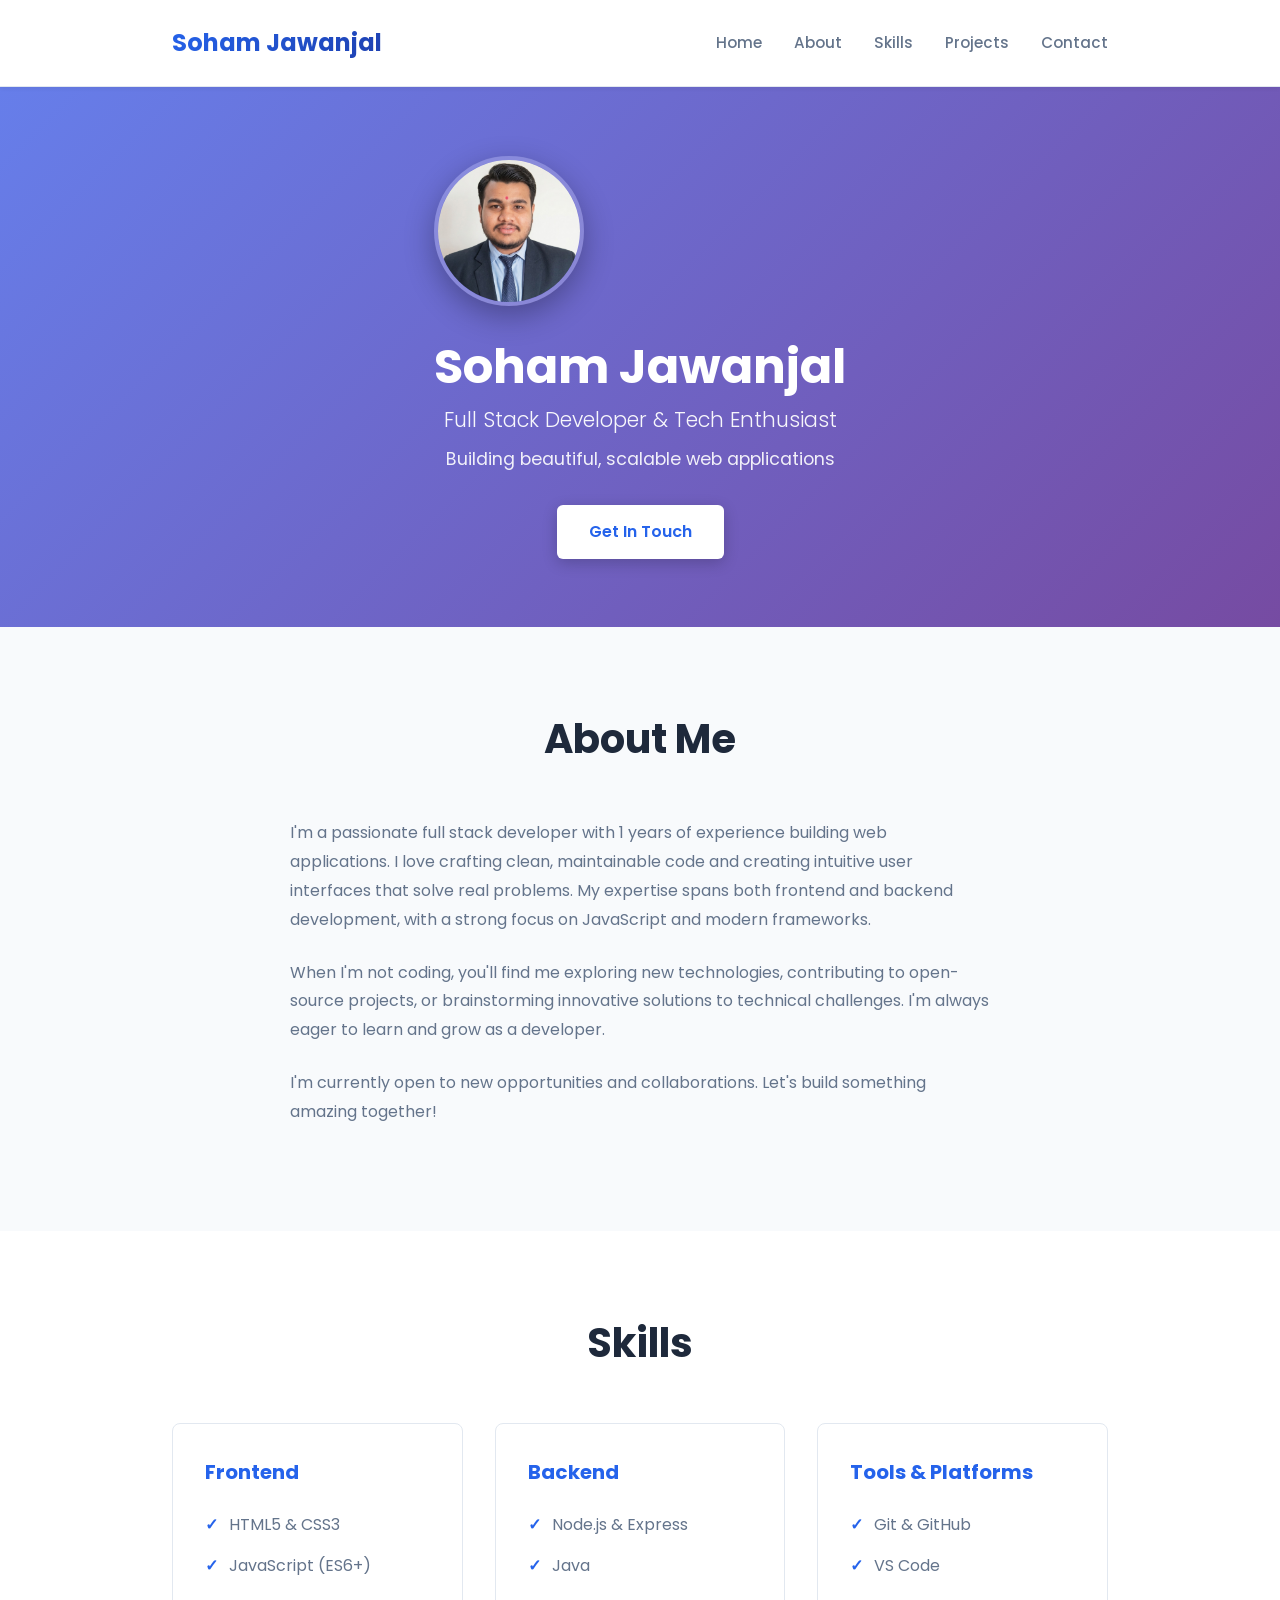
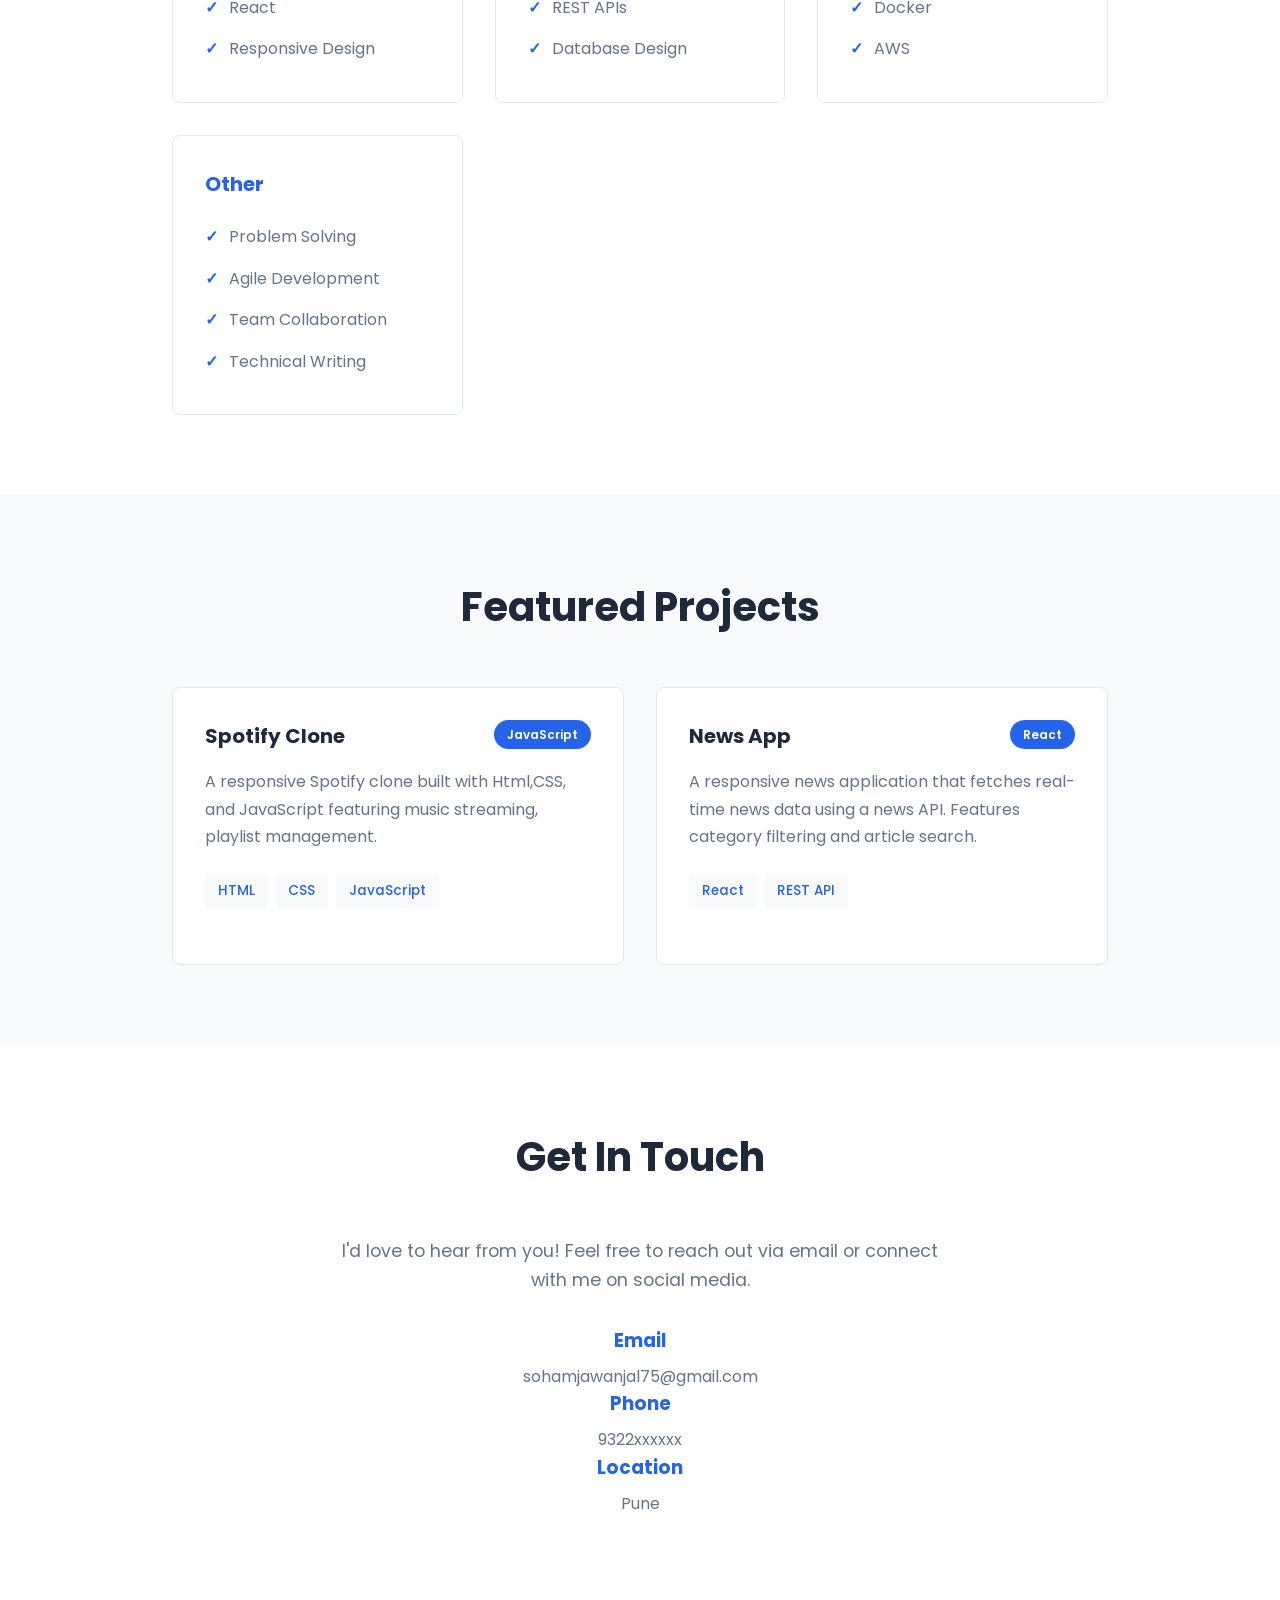
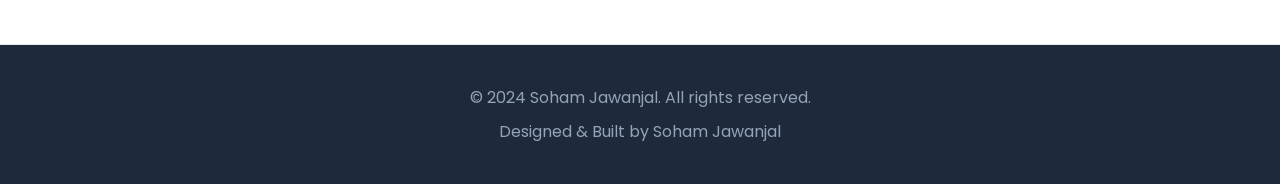
<file: WebDev-L1-Portfolio/index.html>
<!DOCTYPE html>
<html lang="en">
<head>
    <meta charset="UTF-8">
    <meta name="viewport" content="width=device-width, initial-scale=1.0">
    <title>Soham Jawanjal - Full Stack Developer</title>
    <link rel="stylesheet" href="style.css">
    <link rel="preconnect" href="https://fonts.googleapis.com">
    <link rel="preconnect" href="https://fonts.gstatic.com" crossorigin>
    <link href="https://fonts.googleapis.com/css2?family=Poppins:wght@300;400;600;700&family=JetBrains+Mono:wght@400;600&display=swap" rel="stylesheet">
</head>
<body>
    <!-- Navigation -->
    <nav class="navbar">
        <div class="container">
            <div class="logo">Soham Jawanjal</div>
            <ul class="nav-links">
                <li><a href="#home">Home</a></li>
                <li><a href="#about">About</a></li>
                <li><a href="#skills">Skills</a></li>
                <li><a href="#projects">Projects</a></li>
                <li><a href="#contact">Contact</a></li>
            </ul>
        </div>
    </nav>

    <!-- Home/Hero Section -->
    <section id="home" class="hero">
        <div class="container">
            <div class="hero-content">
                <div class="avatar">
                    <img src="soham jawanjal .jpeg" alt="Soham Jawanjal">
                </div>
                <h1>Soham Jawanjal</h1>
                <p class="role">Full Stack Developer & Tech Enthusiast</p>
                <p class="tagline">Building beautiful, scalable web applications</p>
                <a href="#contact" class="cta-btn">Get In Touch</a>
            </div>
        </div>
    </section>

    <!-- About Section -->
    <section id="about" class="about">
        <div class="container">
            <h2>About Me</h2>
            <div class="about-content">
                <p>I'm a passionate full stack developer with 1 years of experience building web applications. I love crafting clean, maintainable code and creating intuitive user interfaces that solve real problems. My expertise spans both frontend and backend development, with a strong focus on JavaScript and modern frameworks.</p>
                <p>When I'm not coding, you'll find me exploring new technologies, contributing to open-source projects, or brainstorming innovative solutions to technical challenges. I'm always eager to learn and grow as a developer.</p>
                <p>I'm currently open to new opportunities and collaborations. Let's build something amazing together!</p>
            </div>
        </div>
    </section>

    <!-- Skills Section -->
    <section id="skills" class="skills">
        <div class="container">
            <h2>Skills</h2>
            <div class="skills-grid">
                <div class="skill-card">
                    <h3>Frontend</h3>
                    <ul>
                        <li>HTML5 & CSS3</li>
                        <li>JavaScript (ES6+)</li>
                        <li>React</li>
                        <li>Responsive Design</li>
                    </ul>
                </div>
                <div class="skill-card">
                    <h3>Backend</h3>
                    <ul>
                        <li>Node.js & Express</li>
                        <li>Java</li>
                        <li>REST APIs</li>
                        <li>Database Design</li>
                    </ul>
                </div>
                <div class="skill-card">
                    <h3>Tools & Platforms</h3>
                    <ul>
                        <li>Git & GitHub</li>
                        <li>VS Code</li>
                        <li>Docker</li>
                        <li>AWS</li>
                    </ul>
                </div>
                <div class="skill-card">
                    <h3>Other</h3>
                    <ul>
                        <li>Problem Solving</li>
                        <li>Agile Development</li>
                        <li>Team Collaboration</li>
                        <li>Technical Writing</li>
                    </ul>
                </div>
            </div>
        </div>
    </section>

    <!-- Projects Section -->
    <section id="projects" class="projects">
        <div class="container">
            <h2>Featured Projects</h2>
            <div class="projects-grid">
                <div class="project-card">
                    <div class="project-header">
                        <h3>Spotify Clone</h3>
                        <span class="project-tag">JavaScript</span>
                    </div>
                    <p class="project-description">A responsive Spotify clone built with Html,CSS, and JavaScript featuring music streaming, playlist management.</p>
                    <div class="project-tech">
                        <span>HTML</span>
                        <span>CSS</span>
                        <span>JavaScript</span>
                    </div>
                    
                </div>

                
                <div class="project-card">
                    <div class="project-header">
                        <h3>News App</h3>
                        <span class="project-tag">React</span>
                    </div>
                    <p class="project-description">A responsive news application that fetches real-time news data using a news API. Features category filtering and article search.</p>
                    <div class="project-tech">
                        <span>React</span>
                        <span>REST API</span>
                       
                    </div>
                    
                </div>
            </div>
        </div>
    </section>

    <!-- Contact Section -->
    <section id="contact" class="contact">
        <div class="container">
            <h2>Get In Touch</h2>
            <p class="contact-intro">I'd love to hear from you! Feel free to reach out via email or connect with me on social media.</p>
            
            <div class="contact-content">
                <div class="contact-info">
                    <div class="contact-item">
                        <h3>Email</h3>
                        <p>sohamjawanjal75@gmail.com</p>
                    </div>
                    <div class="contact-item">
                        <h3>Phone</h3>
                        <p>9322xxxxxx</p>
                    </div>
                    <div class="contact-item">
                        <h3>Location</h3>
                        <p>Pune</p>
                    </div>
                </div>

            
            </div>
        </div>
    </section>

    <!-- Footer -->
    <footer class="footer">
        <div class="container">
            <p>&copy; 2024 Soham Jawanjal. All rights reserved.</p>
            <p>Designed & Built by Soham Jawanjal</p>
        </div>
    </footer>

    <script src="script.js"></script>
</body>
</html>
</file>
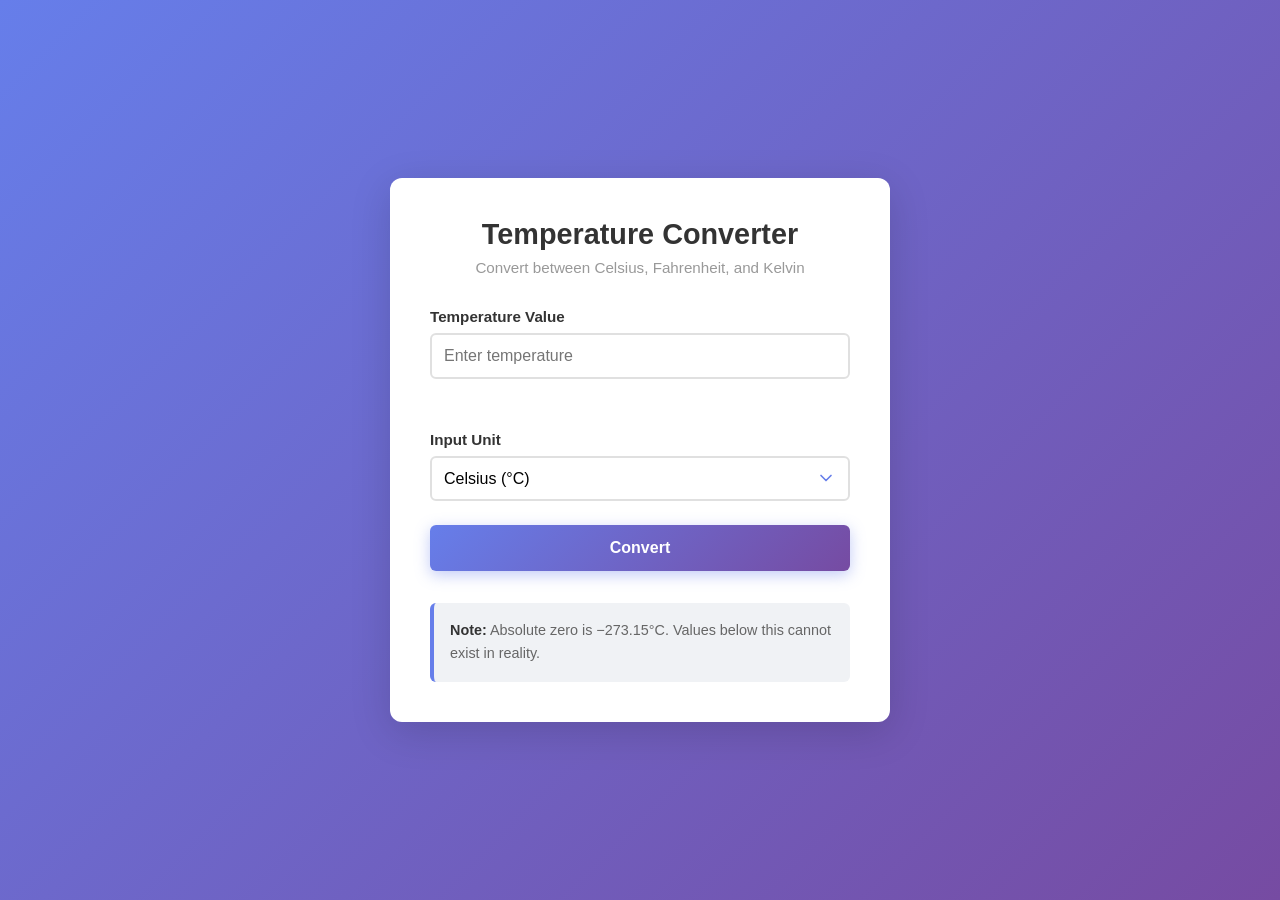
<file: WebDev-L1-Temperature Converter/index.html>
<!DOCTYPE html>
<html lang="en">
<head>
    <meta charset="UTF-8">
    <meta name="viewport" content="width=device-width, initial-scale=1.0">
    <title>Temperature Converter</title>
    <link rel="stylesheet" href="style.css">
</head>
<body>
    <div class="container">
        <div class="card">
            <h1>Temperature Converter</h1>
            <p class="subtitle">Convert between Celsius, Fahrenheit, and Kelvin</p>

            <!-- Input Section -->
            <div class="input-section">
                <div class="form-group">
                    <label for="temperature">Temperature Value</label>
                    <input 
                        type="number" 
                        id="temperature" 
                        placeholder="Enter temperature"
                        step="0.01"
                    >
                    <span class="error-message" id="error"></span>
                </div>

                <div class="form-group">
                    <label for="input-unit">Input Unit</label>
                    <select id="input-unit">
                        <option value="celsius">Celsius (°C)</option>
                        <option value="fahrenheit">Fahrenheit (°F)</option>
                        <option value="kelvin">Kelvin (K)</option>
                    </select>
                </div>

                <button class="convert-btn" onclick="convert()">Convert</button>
            </div>

            <!-- Error Alert -->
            <div class="alert alert-danger" id="alert" style="display: none;"></div>

            <!-- Results Section -->
            <div class="results-section" id="results" style="display: none;">
                <h3>Results</h3>
                <div class="results-grid">
                    <div class="result-card">
                        <div class="result-label">Celsius</div>
                        <div class="result-value" id="result-celsius">-</div>
                    </div>
                    <div class="result-card">
                        <div class="result-label">Fahrenheit</div>
                        <div class="result-value" id="result-fahrenheit">-</div>
                    </div>
                    <div class="result-card">
                        <div class="result-label">Kelvin</div>
                        <div class="result-value" id="result-kelvin">-</div>
                    </div>
                </div>
            </div>

            <!-- Info Box -->
            <div class="info-box">
                <p><strong>Note:</strong> Absolute zero is −273.15°C. Values below this cannot exist in reality.</p>
            </div>
        </div>
    </div>

    <script src="script.js"></script>
</body>
</html>
</file>
<file: WebDev-L1-Portfolio/style.css>
/* ============================================
   RESET & VARIABLES
   ============================================ */
* {
    margin: 0;
    padding: 0;
    box-sizing: border-box;
}

:root {
    --primary: #2563eb;
    --primary-dark: #1e40af;
    --secondary: #64748b;
    --text-dark: #1e293b;
    --text-light: #64748b;
    --bg-light: #f8fafc;
    --bg-white: #ffffff;
    --border: #e2e8f0;
    --spacing: 1rem;
}

html {
    scroll-behavior: smooth;
}

body {
    font-family: 'Poppins', sans-serif;
    color: var(--text-dark);
    background-color: var(--bg-white);
    line-height: 1.6;
}

.container {
    max-width: 1000px;
    margin: 0 auto;
    padding: 0 2rem;
}

/* ============================================
   NAVIGATION
   ============================================ */
.navbar {
    background-color: var(--bg-white);
    border-bottom: 1px solid var(--border);
    padding: 1.5rem 0;
    position: sticky;
    top: 0;
    z-index: 100;
    box-shadow: 0 2px 4px rgba(0, 0, 0, 0.05);
}

.navbar .container {
    display: flex;
    justify-content: space-between;
    align-items: center;
}

.logo {
    font-size: 1.5rem;
    font-weight: 700;
    background: linear-gradient(135deg, var(--primary), var(--primary-dark));
    -webkit-background-clip: text;
    -webkit-text-fill-color: transparent;
    background-clip: text;
}

.nav-links {
    display: flex;
    list-style: none;
    gap: 2rem;
}

.nav-links a {
    text-decoration: none;
    color: var(--text-light);
    font-weight: 500;
    font-size: 0.95rem;
    transition: color 0.3s;
}

.nav-links a:hover {
    color: var(--primary);
}

/* ============================================
   HERO SECTION
   ============================================ */
.hero {
    background: linear-gradient(135deg, #667eea 0%, #764ba2 100%);
    min-height: 60vh;
    display: flex;
    align-items: center;
    justify-content: center;
    padding: 4rem 0;
    text-align: center;
    color: #fff;
}

.hero .container {
    display: flex;
    flex-direction: column;
    align-items: center;
}

.avatar {
    width: 150px;
    height: 150px;
    border-radius: 50%;
    overflow: hidden;
    margin-bottom: 2rem;
    border: 4px solid rgba(255, 255, 255, 0.2);
    box-shadow: 0 10px 30px rgba(0, 0, 0, 0.3);
}

.avatar img {
    width: 100%;
    height: 100%;
    object-fit: cover;
}

.hero h1 {
    font-size: 3rem;
    font-weight: 700;
    margin-bottom: 0.5rem;
    line-height: 1.2;
}

.role {
    font-size: 1.3rem;
    font-weight: 300;
    margin-bottom: 0.5rem;
    opacity: 0.95;
}

.tagline {
    font-size: 1.1rem;
    margin-bottom: 2rem;
    opacity: 0.9;
}

.cta-btn {
    display: inline-block;
    background-color: #fff;
    color: var(--primary);
    padding: 0.9rem 2rem;
    border-radius: 6px;
    text-decoration: none;
    font-weight: 600;
    transition: transform 0.3s, box-shadow 0.3s;
    box-shadow: 0 4px 15px rgba(0, 0, 0, 0.2);
}

.cta-btn:hover {
    transform: translateY(-2px);
    box-shadow: 0 6px 20px rgba(0, 0, 0, 0.3);
}

/* ============================================
   SECTION STYLES
   ============================================ */
section {
    padding: 5rem 0;
}

section h2 {
    font-size: 2.5rem;
    font-weight: 700;
    margin-bottom: 3rem;
    text-align: center;
    color: var(--text-dark);
}

/* ============================================
   ABOUT SECTION
   ============================================ */
.about {
    background-color: var(--bg-light);
}

.about-content {
    max-width: 700px;
    margin: 0 auto;
}

.about-content p {
    font-size: 1rem;
    color: var(--text-light);
    margin-bottom: 1.5rem;
    line-height: 1.8;
}

/* ============================================
   SKILLS SECTION
   ============================================ */
.skills-grid {
    display: grid;
    grid-template-columns: repeat(auto-fit, minmax(240px, 1fr));
    gap: 2rem;
}

.skill-card {
    background-color: var(--bg-white);
    border: 1px solid var(--border);
    border-radius: 8px;
    padding: 2rem;
    transition: transform 0.3s, box-shadow 0.3s;
}

.skill-card:hover {
    transform: translateY(-4px);
    box-shadow: 0 8px 24px rgba(0, 0, 0, 0.1);
}

.skill-card h3 {
    color: var(--primary);
    font-size: 1.25rem;
    margin-bottom: 1rem;
}

.skill-card ul {
    list-style: none;
}

.skill-card li {
    padding: 0.5rem 0;
    color: var(--text-light);
    position: relative;
    padding-left: 1.5rem;
}

.skill-card li::before {
    content: '✓';
    position: absolute;
    left: 0;
    color: var(--primary);
    font-weight: 700;
}

/* ============================================
   PROJECTS SECTION
   ============================================ */
.projects {
    background-color: var(--bg-light);
}

.projects-grid {
    display: grid;
    grid-template-columns: repeat(auto-fit, minmax(320px, 1fr));
    gap: 2rem;
}

.project-card {
    background-color: var(--bg-white);
    border-radius: 8px;
    padding: 2rem;
    border: 1px solid var(--border);
    transition: transform 0.3s, box-shadow 0.3s;
    display: flex;
    flex-direction: column;
}

.project-card:hover {
    transform: translateY(-4px);
    box-shadow: 0 12px 32px rgba(0, 0, 0, 0.15);
}

.project-header {
    display: flex;
    justify-content: space-between;
    align-items: start;
    margin-bottom: 1rem;
    gap: 1rem;
}

.project-header h3 {
    color: var(--text-dark);
    font-size: 1.25rem;
}

.project-tag {
    background-color: var(--primary);
    color: #fff;
    padding: 0.3rem 0.8rem;
    border-radius: 20px;
    font-size: 0.75rem;
    font-weight: 600;
    white-space: nowrap;
}

.project-description {
    color: var(--text-light);
    margin-bottom: 1.5rem;
    line-height: 1.7;
    flex-grow: 1;
}

.project-tech {
    display: flex;
    gap: 0.5rem;
    flex-wrap: wrap;
    margin-bottom: 1.5rem;
}

.project-tech span {
    background-color: var(--bg-light);
    color: var(--primary);
    padding: 0.4rem 0.8rem;
    border-radius: 4px;
    font-size: 0.85rem;
    font-weight: 500;
}

.project-links {
    display: flex;
    gap: 1rem;
    padding-top: 1rem;
    border-top: 1px solid var(--border);
}

.project-link {
    color: var(--primary);
    text-decoration: none;
    font-weight: 600;
    font-size: 0.9rem;
    transition: color 0.3s;
}

.project-link:hover {
    color: var(--primary-dark);
}

/* ============================================
   CONTACT SECTION
   ============================================ */
.contact {
    text-align: center;
}

.contact-intro {
    font-size: 1.1rem;
    color: var(--text-light);
    margin-bottom: 2rem;
    max-width: 600px;
    margin-left: auto;
    margin-right: auto;
}

.contact-content {
    display: grid;
    grid-template-columns: repeat(auto-fit, minmax(250px, 1fr));
    gap: 2rem;
    margin-bottom: 3rem;
}

.contact-item h3 {
    color: var(--primary);
    margin-bottom: 0.5rem;
}

.contact-item a,
.contact-item p {
    color: var(--text-light);
    text-decoration: none;
    font-size: 1rem;
}

.contact-item a:hover {
    color: var(--primary);
}

.social-links {
    display: flex;
    justify-content: center;
    gap: 1.5rem;
    margin-bottom: 2rem;
}

.social-icon {
    display: inline-flex;
    align-items: center;
    justify-content: center;
    width: 48px;
    height: 48px;
    background-color: var(--bg-light);
    border-radius: 50%;
    color: var(--primary);
    transition: all 0.3s;
}

.social-icon:hover {
    background-color: var(--primary);
    color: #fff;
    transform: translateY(-3px);
}

.social-icon svg {
    width: 24px;
    height: 24px;
}

/* ============================================
   FOOTER
   ============================================ */
.footer {
    background-color: #1e293b;
    color: #94a3b8;
    text-align: center;
    padding: 2rem 0;
    border-top: 1px solid var(--border);
}

.footer p {
    margin: 0.5rem 0;
}

/* ============================================
   RESPONSIVE DESIGN
   ============================================ */
@media (max-width: 768px) {
    .hero h1 {
        font-size: 2rem;
    }

    .role {
        font-size: 1.1rem;
    }

    .tagline {
        font-size: 1rem;
    }

    .nav-links {
        gap: 1rem;
    }

    .nav-links a {
        font-size: 0.85rem;
    }

    section h2 {
        font-size: 2rem;
    }

    .skills-grid {
        grid-template-columns: repeat(auto-fit, minmax(200px, 1fr));
    }

    .projects-grid {
        grid-template-columns: 1fr;
    }

    .contact-content {
        grid-template-columns: 1fr;
    }
}

@media (max-width: 480px) {
    .container {
        padding: 0 1.5rem;
    }

    .navbar {
        padding: 1rem 0;
    }

    .logo {
        font-size: 1.2rem;
    }

    .nav-links {
        gap: 0.75rem;
        font-size: 0.8rem;
    }

    .hero {
        min-height: auto;
        padding: 3rem 0;
    }

    .avatar {
        width: 120px;
        height: 120px;
        margin-bottom: 1rem;
    }

    .hero h1 {
        font-size: 1.75rem;
        margin-bottom: 0.3rem;
    }

    .role {
        font-size: 1rem;
    }

    .tagline {
        font-size: 0.95rem;
        margin-bottom: 1.5rem;
    }

    section {
        padding: 3rem 0;
    }

    section h2 {
        font-size: 1.75rem;
        margin-bottom: 2rem;
    }

    .skill-card {
        padding: 1.5rem;
    }

    .project-card {
        padding: 1.5rem;
    }

    .social-links {
        gap: 1rem;
    }

    .social-icon {
        width: 40px;
        height: 40px;
    }

    .social-icon svg {
        width: 20px;
        height: 20px;
    }
}
</file>
<file: WebDev-L1-Temperature Converter/style.css>
/* RESET & BASE */
* {
    margin: 0;
    padding: 0;
    box-sizing: border-box;
}

body {
    font-family: -apple-system, BlinkMacSystemFont, 'Segoe UI', Roboto, Oxygen, Ubuntu, Cantarell, sans-serif;
    background: linear-gradient(135deg, #667eea 0%, #764ba2 100%);
    min-height: 100vh;
    display: flex;
    align-items: center;
    justify-content: center;
    padding: 1rem;
}

.container {
    width: 100%;
    max-width: 500px;
}

/* CARD */
.card {
    background-color: #fff;
    border-radius: 12px;
    box-shadow: 0 10px 40px rgba(0, 0, 0, 0.15);
    padding: 2.5rem;
}

h1 {
    text-align: center;
    color: #333;
    font-size: 1.8rem;
    margin-bottom: 0.5rem;
}

.subtitle {
    text-align: center;
    color: #999;
    font-size: 0.95rem;
    margin-bottom: 2rem;
}

/* FORM SECTION */
.input-section {
    display: flex;
    flex-direction: column;
    gap: 1.5rem;
    margin-bottom: 2rem;
}

.form-group {
    display: flex;
    flex-direction: column;
    gap: 0.5rem;
}

label {
    font-weight: 600;
    color: #333;
    font-size: 0.95rem;
}

input[type="number"],
select {
    padding: 0.75rem;
    border: 2px solid #e0e0e0;
    border-radius: 6px;
    font-size: 1rem;
    transition: border-color 0.3s;
    font-family: inherit;
}

input[type="number"]:focus,
select:focus {
    outline: none;
    border-color: #667eea;
}

input[type="number"]:invalid {
    border-color: #ff6b6b;
}

select {
    cursor: pointer;
    background-color: #fff;
    appearance: none;
    background-image: url("data:image/svg+xml;charset=UTF-8,%3csvg xmlns='http://www.w3.org/2000/svg' viewBox='0 0 24 24' fill='none' stroke='%23667eea' stroke-width='2' stroke-linecap='round' stroke-linejoin='round'%3e%3cpolyline points='6 9 12 15 18 9'%3e%3c/polyline%3e%3c/svg%3e");
    background-repeat: no-repeat;
    background-position: right 0.75rem center;
    background-size: 1.25rem;
    padding-right: 2.5rem;
}

/* ERROR MESSAGE */
.error-message {
    font-size: 0.85rem;
    color: #ff6b6b;
    min-height: 1.2rem;
}

/* BUTTONS */
.convert-btn {
    padding: 0.9rem;
    background: linear-gradient(135deg, #667eea, #764ba2);
    color: #fff;
    border: none;
    border-radius: 6px;
    font-size: 1rem;
    font-weight: 600;
    cursor: pointer;
    transition: transform 0.2s, box-shadow 0.2s;
    box-shadow: 0 4px 15px rgba(102, 126, 234, 0.4);
}

.convert-btn:hover {
    transform: translateY(-2px);
    box-shadow: 0 6px 20px rgba(102, 126, 234, 0.5);
}

.convert-btn:active {
    transform: translateY(0);
}

/* ALERT */
.alert {
    padding: 1rem;
    border-radius: 6px;
    margin-bottom: 1.5rem;
    font-size: 0.95rem;
}

.alert-danger {
    background-color: #ffe0e0;
    border: 1px solid #ffb3b3;
    color: #d63031;
}

/* RESULTS */
.results-section {
    margin-bottom: 2rem;
}

.results-section h3 {
    text-align: center;
    color: #333;
    margin-bottom: 1rem;
    font-size: 1.1rem;
}

.results-grid {
    display: grid;
    grid-template-columns: repeat(auto-fit, minmax(120px, 1fr));
    gap: 1rem;
}

.result-card {
    background: linear-gradient(135deg, #f5f7fa, #f0f2f5);
    border-radius: 8px;
    padding: 1.5rem;
    text-align: center;
    border: 2px solid #e0e0e0;
    transition: transform 0.2s;
}

.result-card:hover {
    transform: translateY(-2px);
}

.result-label {
    font-size: 0.85rem;
    color: #999;
    font-weight: 600;
    margin-bottom: 0.5rem;
    text-transform: uppercase;
    letter-spacing: 0.5px;
}

.result-value {
    font-size: 1.5rem;
    color: #667eea;
    font-weight: 700;
}

/* INFO BOX */
.info-box {
    background-color: #f0f2f5;
    border-left: 4px solid #667eea;
    padding: 1rem;
    border-radius: 6px;
    font-size: 0.9rem;
    color: #666;
    line-height: 1.6;
}

.info-box strong {
    color: #333;
}

/* MOBILE RESPONSIVE */
@media (max-width: 480px) {
    .card {
        padding: 1.5rem;
    }

    h1 {
        font-size: 1.5rem;
    }

    .input-section {
        gap: 1.2rem;
    }

    .results-grid {
        gap: 0.75rem;
    }

    .result-card {
        padding: 1rem;
    }

    .result-value {
        font-size: 1.25rem;
    }
}
</file>
